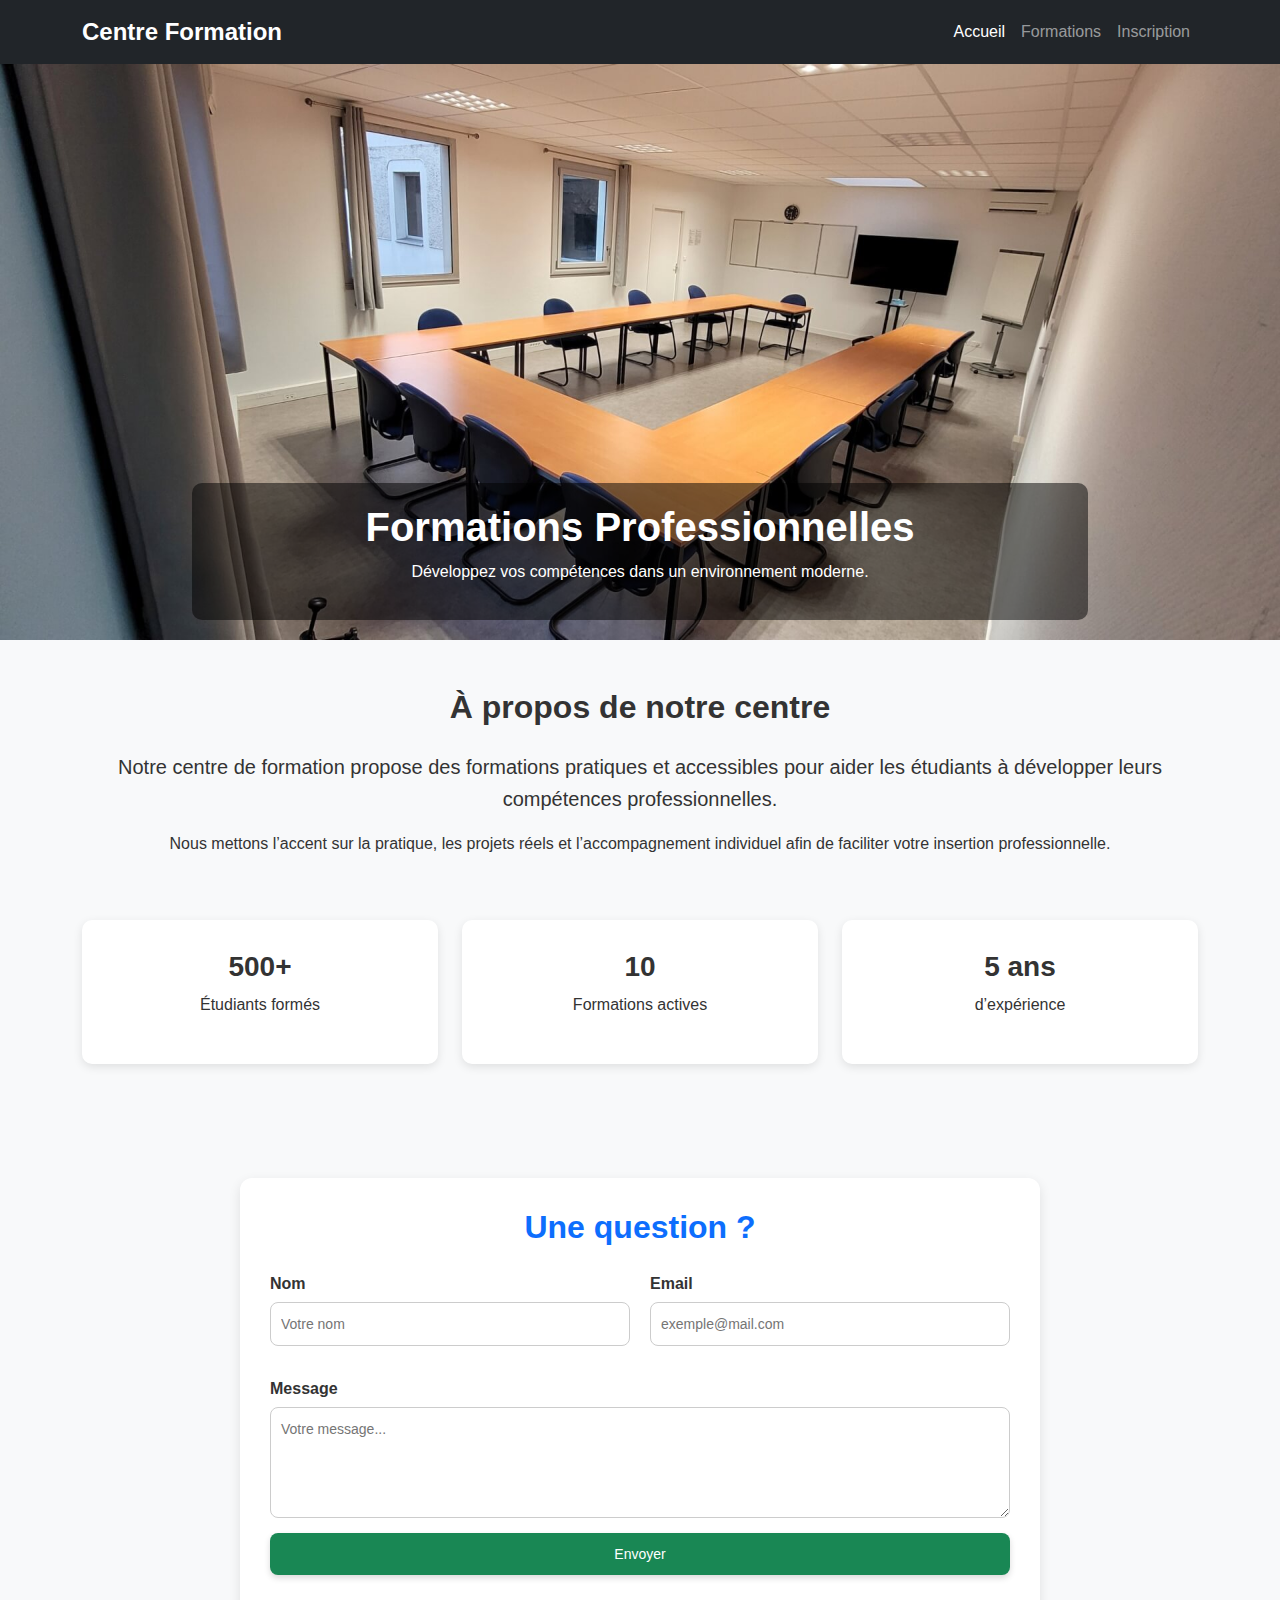
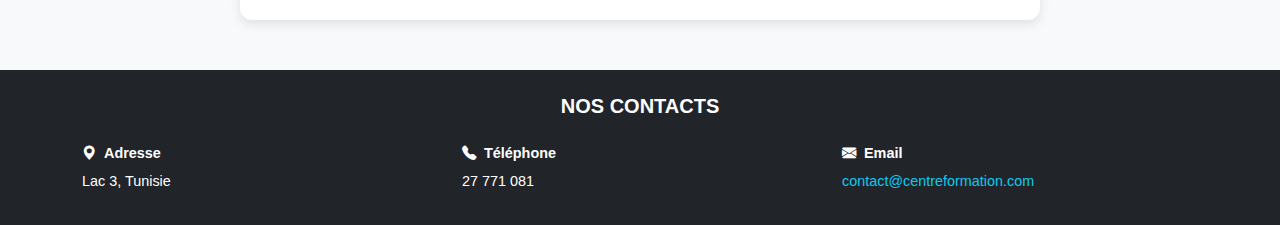
<file: index.html>
<!doctype html>
<html lang="fr">
  <head>
    <meta charset="UTF-8" />
    <title>Centre de Formation</title>

    <!-- Bootstrap 5 -->
    <link
      href="https://cdn.jsdelivr.net/npm/bootstrap@5.3.2/dist/css/bootstrap.min.css"
      rel="stylesheet"
    />
    <link href="https://cdn.jsdelivr.net/npm/bootstrap-icons/font/bootstrap-icons.css" rel="stylesheet">

    <!-- CSS perso -->
    <link rel="stylesheet" href="styles.css" />
  </head>
  <body>
    <header>
      <!-- NAVBAR -->
      <nav class="navbar navbar-expand-lg navbar-dark bg-dark main-nav">
        <div class="container">
          <a class="navbar-brand logo" href="index.html">Centre Formation</a>

          <button
            class="navbar-toggler"
            type="button"
            data-bs-toggle="collapse"
            data-bs-target="#navMenu"
          >
            <span class="navbar-toggler-icon"></span>
          </button>

          <div
            class="collapse navbar-collapse justify-content-end"
            id="navMenu"
          >
            <ul class="navbar-nav">
              <li class="nav-item">
                <a class="nav-link active" href="index.html">Accueil</a>
              </li>
              <li class="nav-item">
                <a class="nav-link" href="formations.html">Formations</a>
              </li>
              <li class="nav-item">
                <a class="nav-link" href="inscription.html">Inscription</a>
              </li>
            </ul>
          </div>
        </div>
      </nav>
    </header>

    <main>
      <!-- CAROUSEL -->
      <section class="hero">
        <div id="carouselExample" class="carousel slide">
          <div class="carousel-inner">
            <div class="carousel-item active">
              <img
                src="images/classroom.jpg"
                class="d-block w-100 object-fit-cover"
                style="max-height: 700px"
                alt="Salle de formation"
              />
              <div class="carousel-caption d-none d-md-block bg-caption">
                <h1>Formations Professionnelles</h1>
                <p>Développez vos compétences dans un environnement moderne.</p>
              </div>
            </div>
          </div>
        </div>
      </section>

      <!-- A PROPOS -->
      <section class="container mt-5 section-texte">
        <header class="text-center mb-4">
          <h2>À propos de notre centre</h2>
        </header>
        <article>
          <p class="lead text-center">
            Notre centre de formation propose des formations pratiques et
            accessibles pour aider les étudiants à développer leurs compétences
            professionnelles.
          </p>
          <p class="text-center">
            Nous mettons l’accent sur la pratique, les projets réels et
            l’accompagnement individuel afin de faciliter votre insertion
            professionnelle.
          </p>
        </article>
      </section>

      <!-- CHIFFRES -->
      <section class="stats">
        <div class="container py-5">
          <div class="row text-center">
            <div class="col-md-4 mb-3">
              <div class="stat-box">
                <h3>500+</h3>
                <p>Étudiants formés</p>
              </div>
            </div>
            <div class="col-md-4 mb-3">
              <div class="stat-box">
                <h3>10</h3>
                <p>Formations actives</p>
              </div>
            </div>
            <div class="col-md-4 mb-3">
              <div class="stat-box">
                <h3>5 ans</h3>
                <p>d’expérience</p>
              </div>
            </div>
          </div>
        </div>
      </section>

     <!-- SECTION CONTACT RAPIDE -->
<section class="contact-rapide">
  <h2>Une question ?</h2>
  <form class="contact-form">

    <div class="form-row">
      <div class="form-group">
        <label for="contactNom">Nom</label>
        <input type="text" id="contactNom" placeholder="Votre nom">
      </div>

      <div class="form-group">
        <label for="contactEmail">Email</label>
        <input type="email" id="contactEmail" placeholder="exemple@mail.com">
      </div>
    </div>

    <div class="form-group full-width">
      <label for="contactMessage">Message</label>
      <textarea id="contactMessage" rows="4" placeholder="Votre message..."></textarea>
    </div>

    <div class="form-group full-width text-right">
      <button type="submit">Envoyer</button>
    </div>

  </form>
</section>


    </main>
<footer class="bg-dark text-white mt-5 pt-4 pb-3 site-footer">
  <div class="container">
    
    <h5 class="text-center mb-4 text-uppercase">Nos contacts</h5>

    <div class="row text-center text-md-start">
      
      <!-- Adresse -->
      <div class="col-md-4 mb-3">
        <p class="mb-1 fw-bold">
          <i class="bi bi-geo-alt-fill me-2"></i>Adresse
        </p>
        <p class="mb-0">Lac 3, Tunisie</p>
      </div>

      <!-- Téléphone -->
      <div class="col-md-4 mb-3">
        <p class="mb-1 fw-bold">
          <i class="bi bi-telephone-fill me-2"></i>Téléphone
        </p>
        <p class="mb-0">27 771 081</p>
      </div>

      <!-- Email -->
      <div class="col-md-4 mb-3">
        <p class="mb-1 fw-bold">
          <i class="bi bi-envelope-fill me-2"></i>Email
        </p>
        <a href="mailto:contact@centreformation.com" class="text-info text-decoration-none">
          contact@centreformation.com
        </a>
      </div>

    </div>

  </div>
</footer>
    <script src="https://cdn.jsdelivr.net/npm/bootstrap@5.3.2/dist/js/bootstrap.bundle.min.js"></script>
  </body>
</html>
</file>
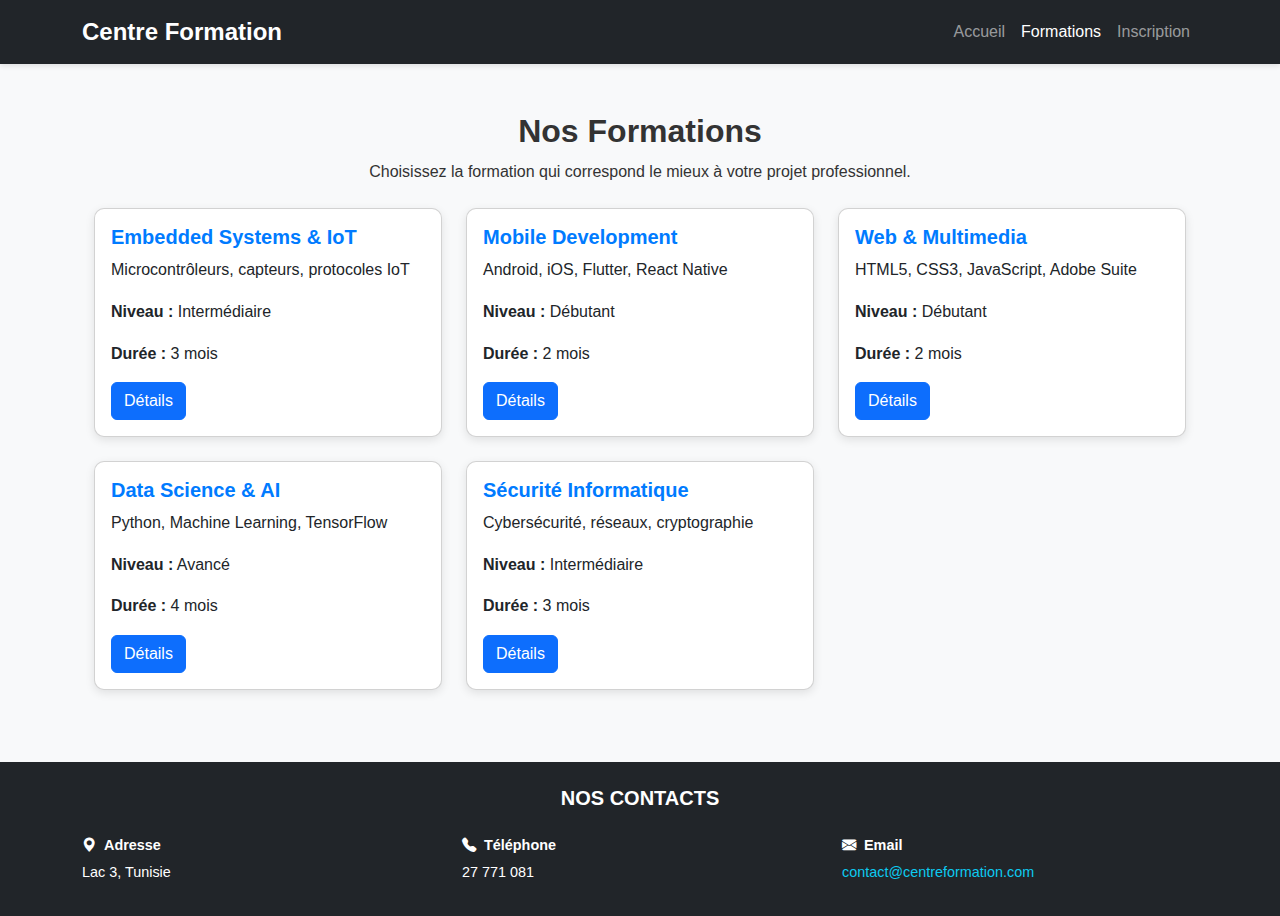
<file: formations.html>
<!DOCTYPE html>
<html lang="fr">
<head>
    <meta charset="UTF-8">
    <title>Formations</title>
    <link href="https://cdn.jsdelivr.net/npm/bootstrap@5.3.2/dist/css/bootstrap.min.css" rel="stylesheet">
     <link href="https://cdn.jsdelivr.net/npm/bootstrap-icons/font/bootstrap-icons.css" rel="stylesheet">
    <link rel="stylesheet" href="styles.css">
</head>
<body>

<header>
  <nav class="navbar navbar-expand-lg navbar-dark bg-dark main-nav">
    <div class="container">
      <a class="navbar-brand logo" href="index.html">Centre Formation</a>
      <button class="navbar-toggler" type="button" data-bs-toggle="collapse" data-bs-target="#navMenu2">
        <span class="navbar-toggler-icon"></span>
      </button>
      <div class="collapse navbar-collapse justify-content-end" id="navMenu2">
        <ul class="navbar-nav">
          <li class="nav-item">
            <a class="nav-link" href="index.html">Accueil</a>
          </li>
          <li class="nav-item">
            <a class="nav-link active" href="formations.html">Formations</a>
          </li>
          <li class="nav-item">
            <a class="nav-link" href="inscription.html">Inscription</a>
          </li>
        </ul>
      </div>
    </div>
  </nav>
</header>

<main class="container mt-5">
    <header class="text-center mb-4">
      <h2>Nos Formations</h2>
      <p class="sous-titre">
        Choisissez la formation qui correspond le mieux à votre projet professionnel.
      </p>
    </header>

   <section class="container mt-4">
  <div class="row">

    <article class="col-4 mb-4">
      <div class="card formation-card h-100">
        <div class="card-body">
          <h5 class="card-title">Embedded Systems & IoT</h5>
          <p>Microcontrôleurs, capteurs, protocoles IoT</p>
          <p><strong>Niveau :</strong> Intermédiaire</p>
          <p><strong>Durée :</strong> 3 mois</p>
         <button class="btn btn-primary" data-bs-toggle="modal" data-bs-target="#modalIoT"> Détails </button>
        </div>
      </div>
    </article>

    <article class="col-4 mb-4">
      <div class="card formation-card h-100">
        <div class="card-body">
          <h5 class="card-title">Mobile Development</h5>
          <p>Android, iOS, Flutter, React Native</p>
          <p><strong>Niveau :</strong> Débutant</p>
          <p><strong>Durée :</strong> 2 mois</p>
          <button class="btn btn-primary" data-bs-toggle="modal" data-bs-target="#modalMobile"> Détails </button>
        </div>
      </div>
    </article>

    <article class="col-4 mb-4">
      <div class="card formation-card h-100">
        <div class="card-body">
          <h5 class="card-title">Web & Multimedia</h5>
          <p>HTML5, CSS3, JavaScript, Adobe Suite</p>
          <p><strong>Niveau :</strong> Débutant</p>
          <p><strong>Durée :</strong> 2 mois</p>
         <button class="btn btn-primary" data-bs-toggle="modal" data-bs-target="#modalWeb"> Détails </button>
        </div>
      </div>
    </article>

    <article class="col-4 mb-4">
      <div class="card formation-card h-100">
        <div class="card-body">
          <h5 class="card-title">Data Science & AI</h5>
          <p>Python, Machine Learning, TensorFlow</p>
          <p><strong>Niveau :</strong> Avancé</p>
          <p><strong>Durée :</strong> 4 mois</p>
          <button class="btn btn-primary" data-bs-toggle="modal" data-bs-target="#modalData"> Détails </button>
        </div>
      </div>
    </article>

    <article class="col-4 mb-4">
      <div class="card formation-card h-100">
        <div class="card-body">
          <h5 class="card-title">Sécurité Informatique</h5>
          <p>Cybersécurité, réseaux, cryptographie</p>
          <p><strong>Niveau :</strong> Intermédiaire</p>
          <p><strong>Durée :</strong> 3 mois</p>
          <button class="btn btn-primary" data-bs-toggle="modal" data-bs-target="#modalSecu"> Détails </button>
        </div>
      </div>
    </article>

  </div>
</section>

</main>

<!-- 6 MODALS (un par formation) -->
<div class="modal fade" id="modalIoT">
  <div class="modal-dialog">
    <div class="modal-content">
      <div class="modal-header">
        <h5>Embedded Systems & IoT</h5>
        <button type="button" class="btn-close" data-bs-dismiss="modal"></button>
      </div>
      <div class="modal-body">
        <ul>
          <li>Microcontrôleurs Arduino/Raspberry Pi</li>
          <li>Capteurs et actionneurs</li>
          <li>Protocoles MQTT, CoAP</li>
          <li>Projets IoT pratiques</li>
        </ul>
        <a href="inscription.html" class="btn btn-success">S’inscrire</a>
      </div>
    </div>
  </div>
</div>

<div class="modal fade" id="modalMobile">
  <div class="modal-dialog">
    <div class="modal-content">
      <div class="modal-header">
        <h5>Mobile Development</h5>
        <button type="button" class="btn-close" data-bs-dismiss="modal"></button>
      </div>
      <div class="modal-body">
        <ul>
          <li>Android Studio / Kotlin</li>
          <li>Swift / Xcode</li>
          <li>Flutter cross-platform</li>
          <li>API REST et bases de données</li>
        </ul>
        <a href="inscription.html" class="btn btn-success">S’inscrire</a>
      </div>
    </div>
  </div>
</div>

<div class="modal fade" id="modalWeb">
  <div class="modal-dialog">
    <div class="modal-content">
      <div class="modal-header">
        <h5>Web & Multimedia</h5>
        <button type="button" class="btn-close" data-bs-dismiss="modal"></button>
      </div>
      <div class="modal-body">
        <ul>
          <li>HTML5, CSS3, JavaScript</li>
          <li>Bootstrap, animations CSS</li>
          <li>Photoshop, Illustrator</li>
          <li>Projets responsive</li>
        </ul>
        <a href="inscription.html" class="btn btn-success">S’inscrire</a>
      </div>
    </div>
  </div>
</div>

<div class="modal fade" id="modalData">
  <div class="modal-dialog">
    <div class="modal-content">
      <div class="modal-header">
        <h5>Data Science & AI</h5>
        <button type="button" class="btn-close" data-bs-dismiss="modal"></button>
      </div>
      <div class="modal-body">
        <ul>
          <li>Python, Pandas, NumPy</li>
          <li>Machine Learning Scikit-learn</li>
          <li>Deep Learning TensorFlow</li>
          <li>Visualisation de données</li>
        </ul>
        <a href="inscription.html" class="btn btn-success">S’inscrire</a>
      </div>
    </div>
  </div>
</div>

<div class="modal fade" id="modalSecu">
  <div class="modal-dialog">
    <div class="modal-content">
      <div class="modal-header">
        <h5>Sécurité Informatique</h5>
        <button type="button" class="btn-close" data-bs-dismiss="modal"></button>
      </div>
      <div class="modal-body">
        <ul>
          <li>Protocoles de sécurité</li>
          <li>Cryptographie moderne</li>
          <li>Tests d’intrusion</li>
          <li>Sécurisation des réseaux</li>
        </ul>
        <a href="inscription.html" class="btn btn-success">S’inscrire</a>
      </div>
    </div>
  </div>
</div>

<div class="modal fade" id="modalLogiciel">
  <div class="modal-dialog">
    <div class="modal-content">
      <div class="modal-header">
        <h5>Logiciels & Information</h5>
        <button type="button" class="btn-close" data-bs-dismiss="modal"></button>
      </div>
      <div class="modal-body">
        <ul>
          <li>Cycle de développement</li>
          <li>Gestion de projet Agile</li>
          <li>Tests et déploiement</li>
          <li>Documentation technique</li>
        </ul>
        <a href="inscription.html" class="btn btn-success">S’inscrire</a>
      </div>
    </div>
  </div>
</div>


<footer class="bg-dark text-white mt-5 pt-4 pb-3 site-footer">
  <div class="container">
    
    <h5 class="text-center mb-4 text-uppercase">Nos contacts</h5>

    <div class="row text-center text-md-start">
      
      <!-- Adresse -->
      <div class="col mb-3">
        <p class="mb-1 fw-bold">
          <i class="bi bi-geo-alt-fill me-2"></i>Adresse
        </p>
        <p class="mb-0">Lac 3, Tunisie</p>
      </div>

      <!-- Téléphone -->
      <div class="col mb-3">
        <p class="mb-1 fw-bold">
          <i class="bi bi-telephone-fill me-2"></i>Téléphone
        </p>
        <p class="mb-0">27 771 081</p>
      </div>

      <!-- Email -->
      <div class="col mb-3">
        <p class="mb-1 fw-bold">
          <i class="bi bi-envelope-fill me-2"></i>Email
        </p>
        <a href="mailto:contact@centreformation.com" class="text-info text-decoration-none">
          contact@centreformation.com
        </a>
      </div>

    </div>

  </div>
</footer>

<script src="https://cdn.jsdelivr.net/npm/bootstrap@5.3.2/dist/js/bootstrap.bundle.min.js"></script>
</body>
</html>
</file>
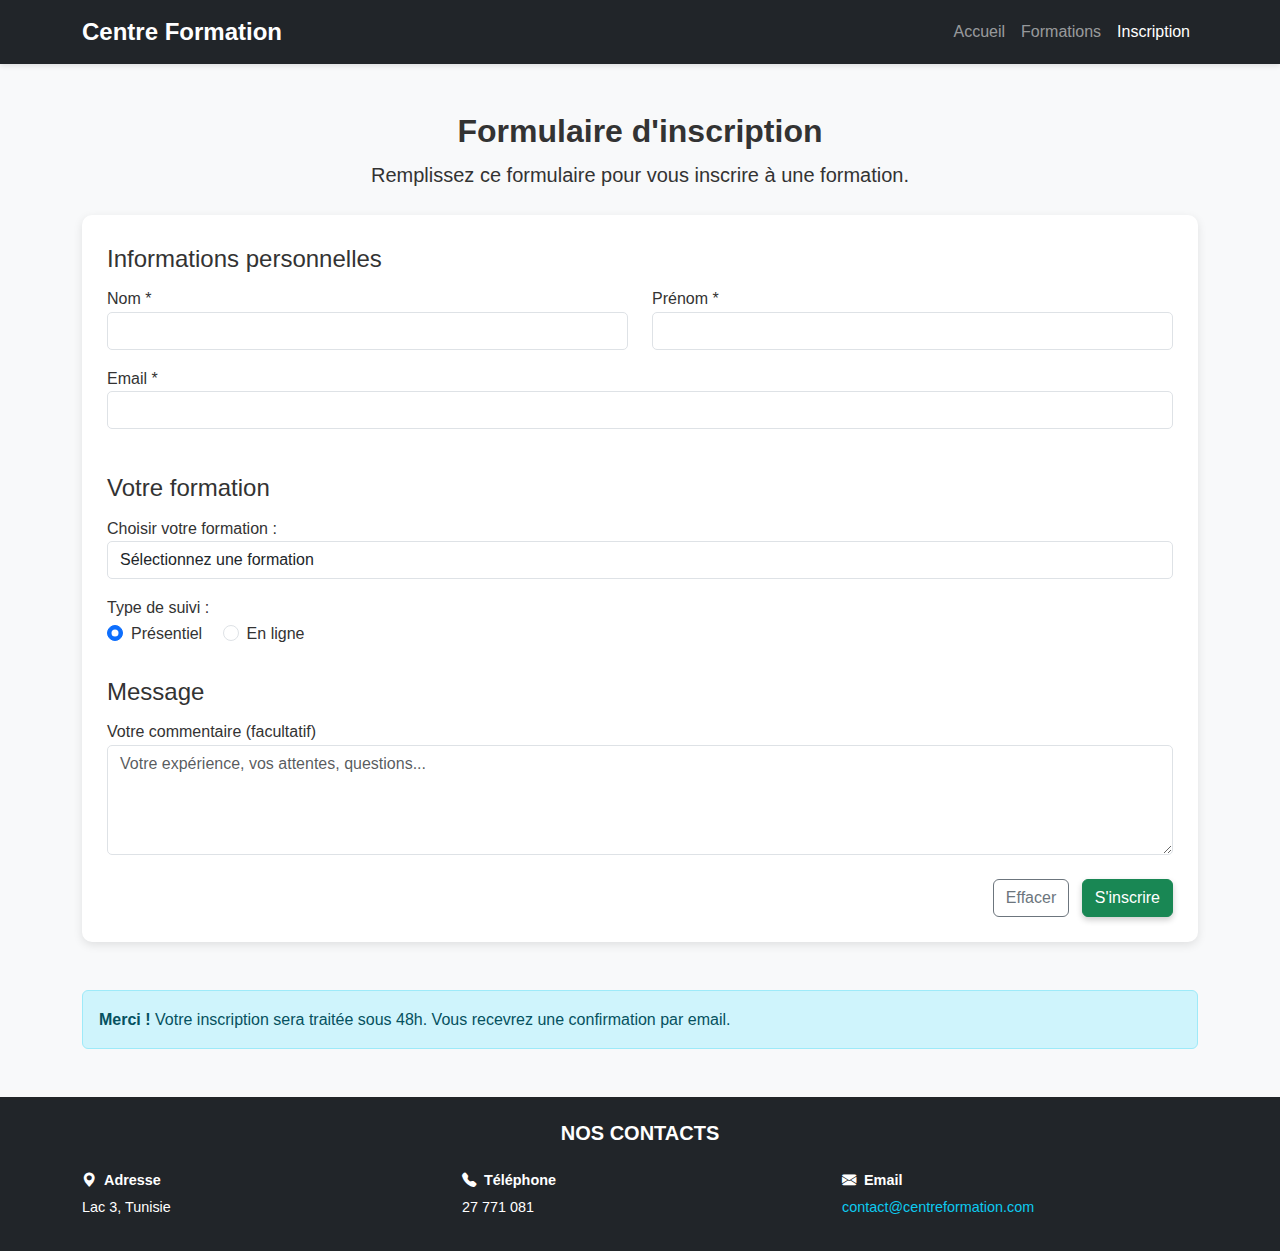
<file: inscription.html>
<!DOCTYPE html>
<html lang="fr">
<head>
    <meta charset="UTF-8">
    <title>Inscription</title>
    <link href="https://cdn.jsdelivr.net/npm/bootstrap@5.3.2/dist/css/bootstrap.min.css" rel="stylesheet">
     <link href="https://cdn.jsdelivr.net/npm/bootstrap-icons/font/bootstrap-icons.css" rel="stylesheet">
    <link rel="stylesheet" href="styles.css">
</head>
<body>

<header>
  <nav class="navbar navbar-expand-lg navbar-dark bg-dark main-nav">
    <div class="container">
      <a class="navbar-brand logo" href="index.html">Centre Formation</a>
      <button class="navbar-toggler" type="button" data-bs-toggle="collapse" data-bs-target="#navMenu3">
        <span class="navbar-toggler-icon"></span>
      </button>
      <div class="collapse navbar-collapse justify-content-end" id="navMenu3">
        <ul class="navbar-nav">
          <li class="nav-item">
            <a class="nav-link" href="index.html">Accueil</a>
          </li>
          <li class="nav-item">
            <a class="nav-link" href="formations.html">Formations</a>
          </li>
          <li class="nav-item">
            <a class="nav-link active" href="inscription.html">Inscription</a>
          </li>
        </ul>
      </div>
    </div>
  </nav>
</header>

<main class="container mt-5">
    <header class="text-center mb-4">
      <h2>Formulaire d'inscription</h2>
      <p class="lead">
        Remplissez ce formulaire pour vous inscrire à une formation.
      </p>
    </header>

    <form class="form-inscription">
        
        <!-- SECTION 1: Informations personnelles (SANS téléphone) -->
        <fieldset class="mb-4 section-1">
            <legend>Informations personnelles</legend>

            <div class="row">
                <div class="col-md-6">
                    <label for="nom">Nom *</label>
                    <input id="nom" name="nom" type="text" class="form-control mb-3" required>
                </div>
                <div class="col-md-6">
                    <label for="prenom">Prénom *</label>
                    <input id="prenom" name="prenom" type="text" class="form-control mb-3" required>
                </div>
            </div>

            <label for="email">Email *</label>
            <input id="email" name="email" type="email" class="form-control mb-3" required>
        </fieldset>

        <!-- SECTION 2: Formation (Présentiel / En ligne) -->
        <fieldset class="mb-4 section-2">
            <legend>Votre formation</legend>

            <label for="formation">Choisir votre formation :</label>
            <select id="formation" name="formation" class="form-control mb-3" required>
                <option value="">Sélectionnez une formation</option>
                <option>Embedded Systems & IoT</option>
                <option>Mobile Development</option>
                <option>Web & Multimedia</option>
                <option>Data Science & AI</option>
                <option>Sécurité Informatique</option>
            </select>

            <!-- MODIF 2: Présentiel / En ligne -->
            <label>Type de suivi :</label><br>
            <div class="form-check form-check-inline">
                <input class="form-check-input" type="radio" id="presentiel" name="type" value="presentiel" checked>
                <label class="form-check-label" for="presentiel">Présentiel</label>
            </div>
            <div class="form-check form-check-inline">
                <input class="form-check-input" type="radio" id="enligne" name="type" value="enligne">
                <label class="form-check-label" for="enligne">En ligne</label>
            </div>
        </fieldset>

        <!-- SECTION 3: Message (SANS date/distance) -->
        <fieldset class="mb-4">
            <legend>Message</legend>
            <label for="commentaire">Votre commentaire (facultatif)</label>
            <textarea id="commentaire" name="commentaire" rows="4" class="form-control" placeholder="Votre expérience, vos attentes, questions..."></textarea>
        </fieldset>

        <!-- BOUTONS -->
        <div class="text-end">
            <button type="reset" class="btn btn-outline-secondary me-2">Effacer</button>
            <button type="submit" class="btn btn-success btn-shadow">S'inscrire</button>
        </div>

    </form>

    <div class="alert alert-info mt-5" role="alert">
        <strong>Merci !</strong> Votre inscription sera traitée sous 48h. 
        Vous recevrez une confirmation par email.
    </div>
</main>

<footer class="bg-dark text-white mt-5 pt-4 pb-3 site-footer">
  <div class="container">
    
    <h5 class="text-center mb-4 text-uppercase">Nos contacts</h5>

    <div class="row text-center text-md-start">
      
      <!-- Adresse -->
      <div class="col-md-4 mb-3">
        <p class="mb-1 fw-bold">
          <i class="bi bi-geo-alt-fill me-2"></i>Adresse
        </p>
        <p class="mb-0">Lac 3, Tunisie</p>
      </div>

      <!-- Téléphone -->
      <div class="col-md-4 mb-3">
        <p class="mb-1 fw-bold">
          <i class="bi bi-telephone-fill me-2"></i>Téléphone
        </p>
        <p class="mb-0">27 771 081</p>
      </div>

      <!-- Email -->
      <div class="col-md-4 mb-3">
        <p class="mb-1 fw-bold">
          <i class="bi bi-envelope-fill me-2"></i>Email
        </p>
        <a href="mailto:contact@centreformation.com" class="text-info text-decoration-none">
          contact@centreformation.com
        </a>
      </div>

    </div>

  </div>
</footer>

<script src="https://cdn.jsdelivr.net/npm/bootstrap@5.3.2/dist/js/bootstrap.bundle.min.js"></script>

</body>
</html>
</file>
<file: styles.css>
/* STYLE GLOBAL          */


body {
    font-family: 'Segoe UI', Tahoma, Geneva, Verdana, sans-serif;
    background-color: #f8f9fa; /* fond clair */
    color: #333;
    line-height: 1.6;
}

h1, h2, h3, h4, h5 {
    font-weight: 600;
}

/* Liens */
a {
    text-decoration: none;
}
a:hover {
    text-decoration: underline;
}


/* NAVBAR                */


.navbar {
    box-shadow: 0 2px 5px rgba(0,0,0,0.1);
}
.navbar .logo {
    font-weight: bold;
    font-size: 1.5rem;
}


/* HERO / CAROUSEL       */


.hero {
    position: relative;
}
.hero img {
    width: 100%;
    height: auto;
    object-fit: cover;
}
.bg-caption {
    background-color: rgba(0,0,0,0.5);
    padding: 20px;
    border-radius: 10px;
}
/* SECTION CONTACT */
.contact-rapide {
  max-width: 800px;
  margin: 50px auto;
  background-color: #ffffff;
  padding: 30px;
  border-radius: 12px;
  box-shadow: 0 4px 12px rgba(0, 0, 0, 0.1);
  font-family: Arial, sans-serif;
}

.contact-rapide h2 {
  text-align: center;
  margin-bottom: 25px;
  color: #0d6efd;
}

/* FORM ROW: pour aligner deux champs sur une ligne */
.contact-form .form-row {
  display: flex;
  gap: 20px;
  flex-wrap: wrap;
  margin-bottom: 15px;
}

.contact-form .form-group {
  display: flex;
  flex-direction: column;
  flex: 1;
  margin-bottom: 15px;
}

.contact-form .form-group.full-width {
  width: 100%;
}

.contact-form label {
  font-weight: bold;
  margin-bottom: 5px;
}

.contact-form input,
.contact-form textarea {
  padding: 10px;
  border-radius: 8px;
  border: 1px solid #ccc;
  font-size: 14px;
  width: 100%;
  box-sizing: border-box;
}

/* BOUTON */
.contact-form button {
  background-color: #198754;
  color: white;
  border: none;
  padding: 10px 20px;
  border-radius: 8px;
  cursor: pointer;
  font-size: 14px;
  box-shadow: 0 3px 6px rgba(0, 0, 0, 0.15);
}

.contact-form button:hover {
  background-color: #157347;
}

/* ALIGNEMENT BOUTON */
.text-right {
  text-align: right;
}


/* FORMATIONS CARDS      */


.formation-card {
    border-radius: 10px;
    box-shadow: 0 3px 10px rgba(0,0,0,0.1);
    transition: transform 0.3s, box-shadow 0.3s;
}

.formation-card:hover {
    transform: translateY(-5px);
    box-shadow: 0 6px 15px rgba(0,0,0,0.2);
}

.card-title {
    color: #007bff; /* bleu Bootstrap */
}


/* FORMULAIRE INSCRIPTION */
.form-inscription {
    background-color: #fff;
    padding: 25px;
    border-radius: 10px;
    box-shadow: 0 3px 10px rgba(0,0,0,0.1);
}

/* Inputs */
.form-control {
    border-radius: 5px;
}

/* Boutons */
.btn-shadow {
    box-shadow: 0 3px 6px rgba(0,0,0,0.2);
}



/* SECTIONS TEXTE        */


.section-texte p {
    margin-bottom: 1rem;
}


/* STATS / CHIFFRES      */


.stat-box {
    background-color: #fff;
    border-radius: 10px;
    padding: 30px 15px;
    box-shadow: 0 3px 10px rgba(0,0,0,0.1);
    transition: transform 0.3s;
}
.stat-box:hover {
    transform: translateY(-5px);
}


/* FOOTER                */


.site-footer {
    background-color: #343a40;
    color: #fff;
    font-size: 0.9rem;
}
.site-footer a {
    color: #17a2b8;
}
.site-footer a:hover {
    color: #fff;
}

/* RESPONSIVE            */


@media (max-width: 768px) {
    .bg-caption {
        font-size: 0.9rem;
        padding: 15px;
    }
    .stat-box {
        padding: 20px 10px;
    }
}
</file>
